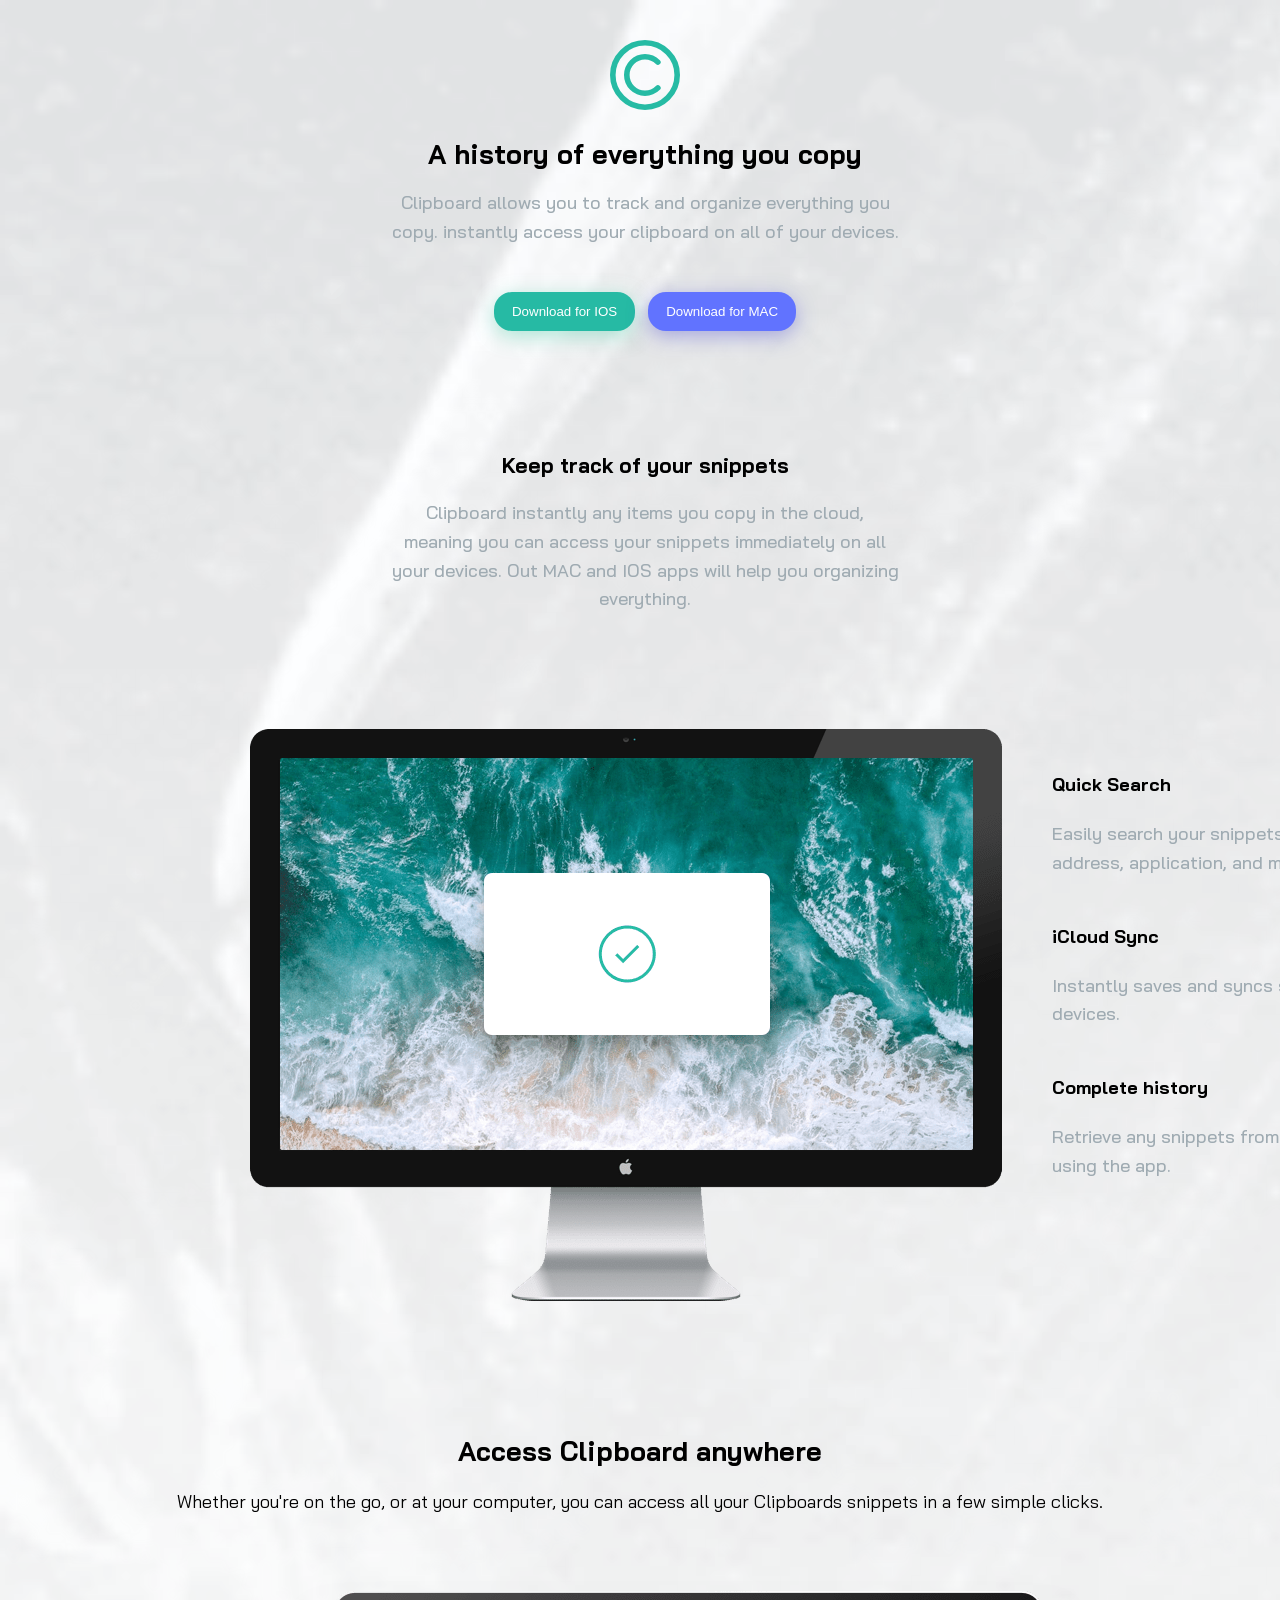
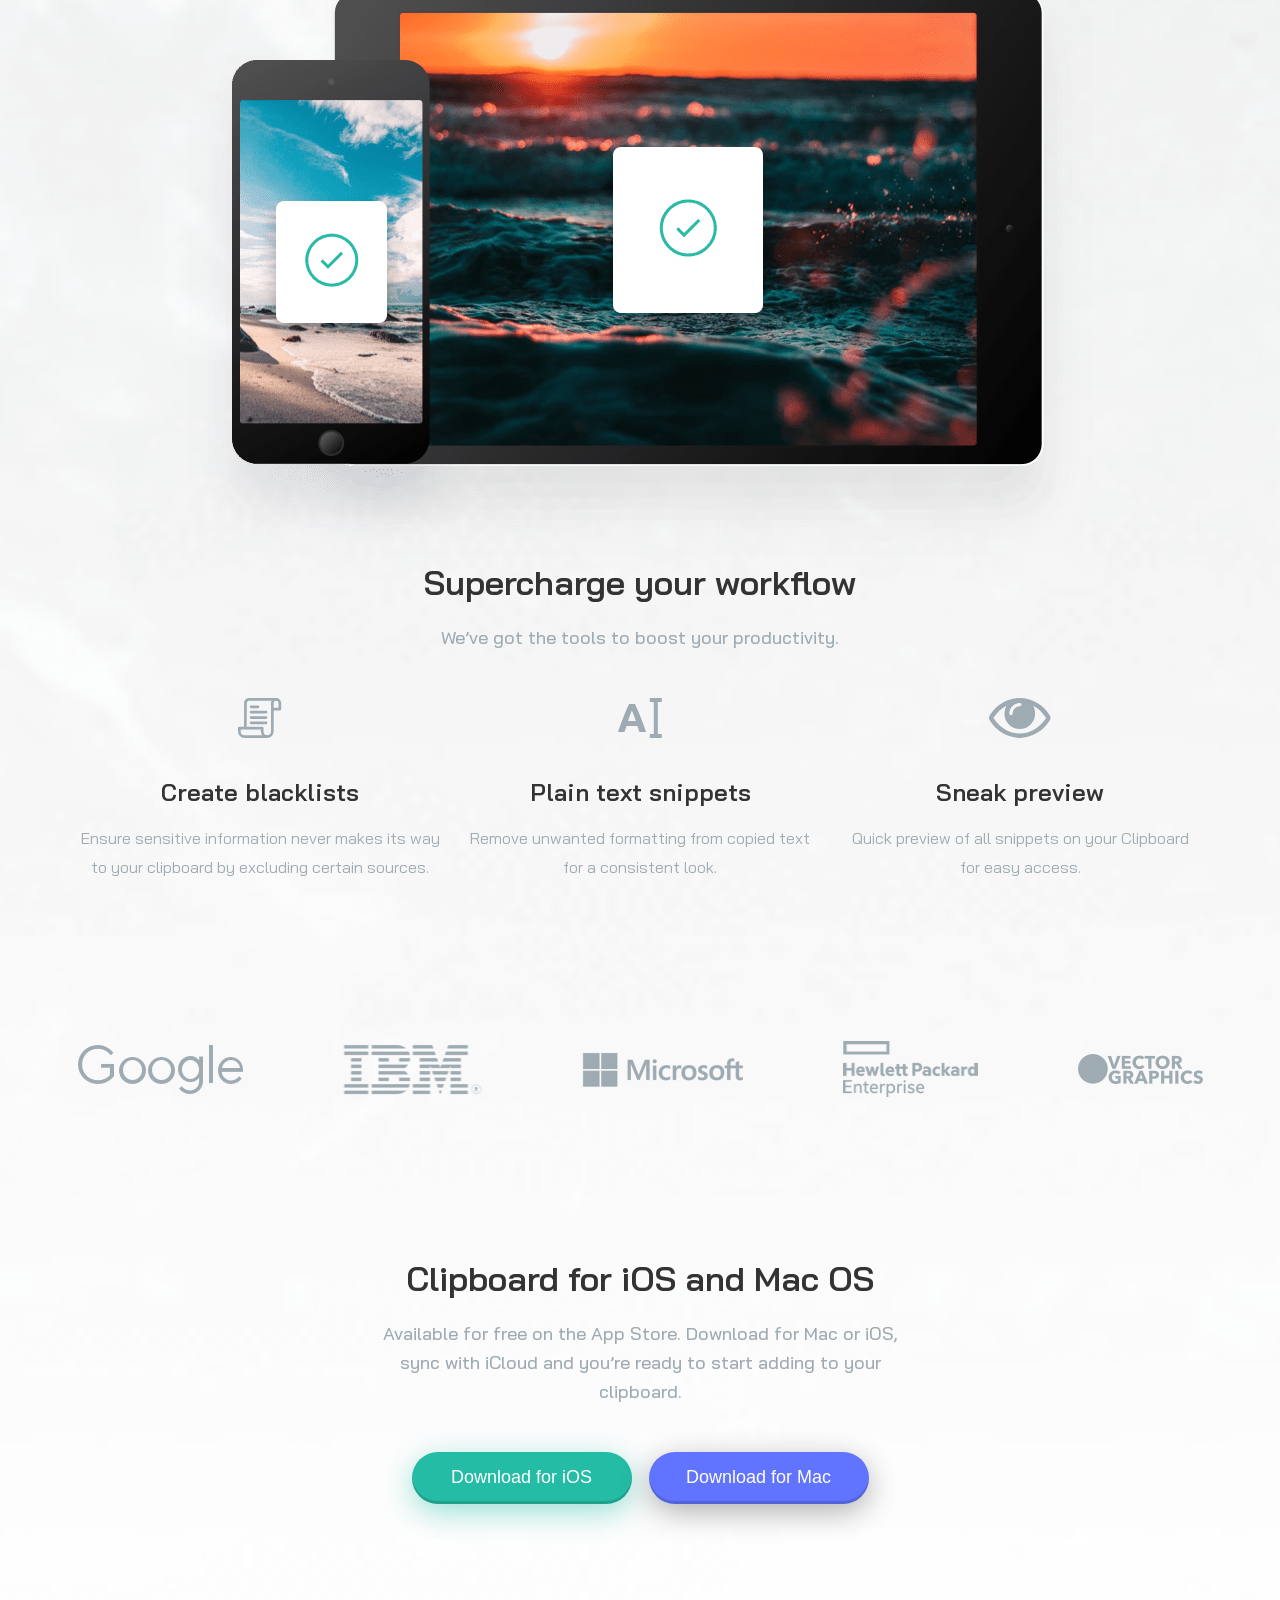
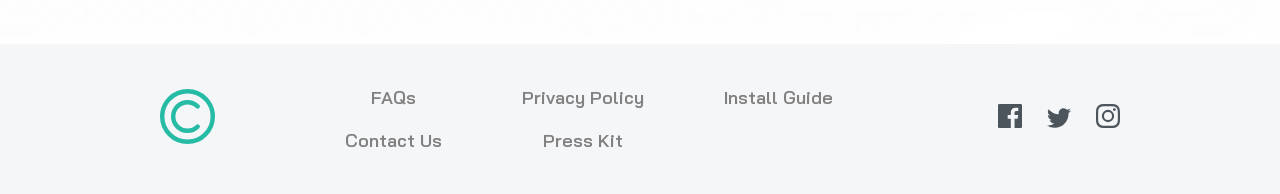
<file: index.html>
<!DOCTYPE html>
<html>
  <head>
    <link rel="stylesheet" href="style.css">

    <link rel="preconnect" href="https://fonts.googleapis.com">
    <link rel="preconnect" href="https://fonts.gstatic.com" crossorigin>
    <link href="https://fonts.googleapis.com/css2?family=Bai+Jamjuree:wght@400;600&display=swap" rel="stylesheet">

    
      
  </head>
  <body>
    <div class="container1">
      <img src="./images/logo.svg" style="width: 70px; padding-top: 40px;">
      <div class="section1">
        <h2 class="title">
          A history of everything you copy
        </h2>
        <p class="clipboard-text">
          Clipboard allows you to track and organize everything you copy. instantly access your clipboard on all of your devices.
        </p>
        <div class="buttons">
          <button class="ios">
          Download for IOS
        </button>
        <button class="mac">
          Download for MAC
        </button>
      </div>  
    </div>

    <div class="section2">
      <h3>
        Keep track of your snippets
      </h3>
      <p class="clipboard-text">
        Clipboard instantly any items you copy in the cloud, meaning you can access your snippets immediately on all your devices. Out MAC and IOS apps will help you organizing everything.
      </p>
    </div>
  </div>

  <div class="container2"> 
    <img class="computer-img" src="./images/image-computer.png">
    <div class="container2-text">

      <div class="container2-box1">
        <h4>
          Quick Search
        </h4>
        <p class="clipboard-text-2">
          Easily search your snippets by content, category, web address, application, and more.
        </p>
      </div>
      
      <div class="container2-box2">
        <h4>
          iCloud Sync
        </h4>
        <P class="clipboard-text-2">
          Instantly saves and syncs snippets across all your devices.
        </P>
      </div>
      
      <div class="container2-box3">
        <h4>
          Complete history
        </h4>
        <p class="clipboard-text-2">
          Retrieve any snippets from the first moment you started using the app.
        </p>
      </div>
    </div>
  </div>

  <div class="container3">
    <h2>Access Clipboard anywhere</h2>
    <p class="container3-text-description">
      Whether you're on the go, or at your computer, you can access all your Clipboards snippets in a few simple clicks.
    </p>

    <img src="./images/image-devices.png" class="device-img">
  </div>
            <div class="clipboard">
            <div class="clipboard-title">Supercharge your workflow</div>
            <div class="clipboard-text">We’ve got the tools to boost your productivity.</div>
        </div>
        <div class="tips">
            <div class="tips-row">
                <img class="tips-icon" src="./images/icon-blacklist.svg">
                <div class="tips-title">Create blacklists</div>
                <div class="tips-text">Ensure sensitive information never makes its way to your clipboard by excluding certain sources.</div>
            </div>
            <div class="tips-row">
                <img class="tips-icon" src="./images/icon-text.svg">
                <div class="tips-title">Plain text snippets</div>
                <div class="tips-text">Remove unwanted formatting from copied text for a consistent look.</div>
            </div>
            <div class="tips-row">
                <img class="tips-icon" src="./images/icon-preview.svg">
                <div class="tips-title">Sneak preview</div>
                <div class="tips-text">Quick preview of all snippets on your Clipboard for easy access.</div>
            </div>
        </div>
        <div class="sponsors">
            <img class="sponsors-icon" src="./images/logo-google.png">
            <img class="sponsors-icon" src="./images/logo-ibm.png">
            <img class="sponsors-icon" src="./images/logo-microsoft.png">
            <img class="sponsors-icon" src="./images/logo-hp.png">
            <img class="sponsors-icon" src="./images/logo-vector-graphics.png">
        </div>
        <div class="clipboard">
            <div class="clipboard-title">Clipboard for iOS and Mac OS</div>
            <div class="clipboard-text">Available for free on the App Store. Download for Mac or iOS, sync with iCloud and you’re ready to start adding to your clipboard.</div>
            <div class="clipboard-button">
                <button class="clipboard-button-ios">Download for iOS</button>
                <button class="clipboard-button-mac">Download for Mac</button>
            </div>
        </div>
        <div class="downer">
            <div class="downer-left">
                <img class="downer-left-icon" src="./images/logo.svg">
            </div>
            <div class="downer-middle">
                <div class="downer-middle-row">
                    <div class="downer-middle-text">FAQs</div>
                    <div class="downer-middle-text">Contact Us</div>
                </div>
                <div class="downer-middle-row">
                    <div class="downer-middle-text">Privacy Policy</div>
                    <div class="downer-middle-text">Press Kit</div>
                </div>
                <div class="downer-middle-row">
                    <div class="downer-middle-text">Install Guide</div>
                </div>
            </div>
            <div class="downer-right">
                <img class="downer-right-icon" src="./images/icon-facebook.svg">
                <img class="downer-right-icon" src="./images/icon-twitter.svg">
                <img class="downer-right-icon" src="./images/icon-instagram.svg">
            </div>
        </div>
    
  </body>
</html>
</file>
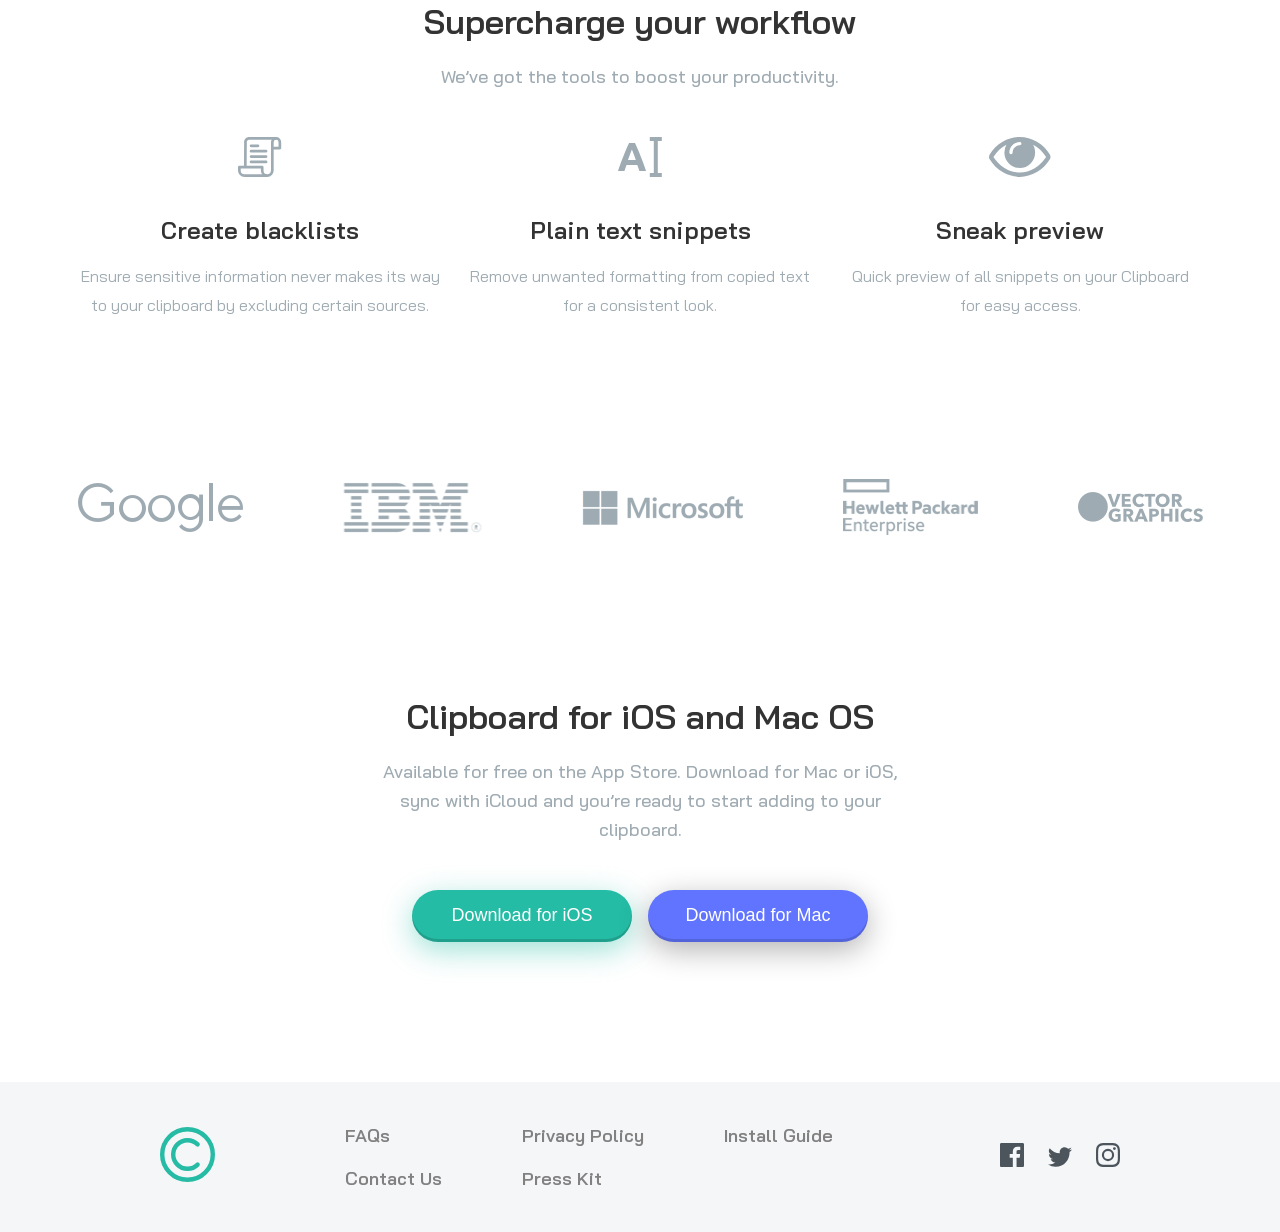
<file: volodymyr/index.html>
<!DOCTYPE html>
<html lang="en">
    <head>
        <link rel="stylesheet" href="/volodymyr/general.css">

        <link rel="preconnect" href="https://fonts.googleapis.com">
        <link rel="preconnect" href="https://fonts.gstatic.com" crossorigin>
        <link href="https://fonts.googleapis.com/css2?family=Bai+Jamjuree:ital,wght@0,200;0,300;0,400;0,500;0,600;0,700;1,200;1,300;1,400;1,500;1,600;1,700&family=Outfit:wght@100..900&family=Red+Hat+Display:ital,wght@0,300..900;1,300..900&family=Roboto:ital@0;1&display=swap" rel="stylesheet">
    </head>
    <body>
        <div class="clipboard">
            <div class="clipboard-title">Supercharge your workflow</div>
            <div class="clipboard-text">We’ve got the tools to boost your productivity.</div>
        </div>
        <div class="tips">
            <div class="tips-row">
                <img class="tips-icon" src="/images/icon-blacklist.svg">
                <div class="tips-title">Create blacklists</div>
                <div class="tips-text">Ensure sensitive information never makes its way to your clipboard by excluding certain sources.</div>
            </div>
            <div class="tips-row">
                <img class="tips-icon" src="/images/icon-text.svg">
                <div class="tips-title">Plain text snippets</div>
                <div class="tips-text">Remove unwanted formatting from copied text for a consistent look.</div>
            </div>
            <div class="tips-row">
                <img class="tips-icon" src="/images/icon-preview.svg">
                <div class="tips-title">Sneak preview</div>
                <div class="tips-text">Quick preview of all snippets on your Clipboard for easy access.</div>
            </div>
        </div>
        <div class="sponsors">
            <img class="sponsors-icon" src="/images/logo-google.png">
            <img class="sponsors-icon" src="/images/logo-ibm.png">
            <img class="sponsors-icon" src="/images/logo-microsoft.png">
            <img class="sponsors-icon" src="/images/logo-hp.png">
            <img class="sponsors-icon" src="/images/logo-vector-graphics.png">
        </div>
        <div class="clipboard">
            <div class="clipboard-title">Clipboard for iOS and Mac OS</div>
            <div class="clipboard-text">Available for free on the App Store. Download for Mac or iOS, sync with iCloud and you’re ready to start adding to your clipboard.</div>
            <div class="clipboard-button">
                <button class="clipboard-button-ios">Download for iOS</button>
                <button class="clipboard-button-mac">Download for Mac</button>
            </div>
        </div>
        <div class="downer">
            <div class="downer-left">
                <img class="downer-left-icon" src="/images/logo.svg">
            </div>
            <div class="downer-middle">
                <div class="downer-middle-row">
                    <div class="downer-middle-text">FAQs</div>
                    <div class="downer-middle-text">Contact Us</div>
                </div>
                <div class="downer-middle-row">
                    <div class="downer-middle-text">Privacy Policy</div>
                    <div class="downer-middle-text">Press Kit</div>
                </div>
                <div class="downer-middle-row">
                    <div class="downer-middle-text">Install Guide</div>
                </div>
            </div>
            <div class="downer-right">
                <img class="downer-right-icon" src="/images/icon-facebook.svg">
                <img class="downer-right-icon" src="/images/icon-twitter.svg">
                <img class="downer-right-icon" src="/images/icon-instagram.svg">
            </div>
        </div>
    </body>
</html>
</file>
<file: style.css>
body {
    margin: 0;
    display: flex;
    flex-direction: column;

    font-size: 18px;
    font-family: 'bai jamjuree';

    background-image: url(images/bg-header-desktop.png);
    background-repeat: no-repeat;
    background-position: top center;
    background-size: cover;



    justify-content: center;
    text-align: center;

}


.container1 {
    margin: 0;
    align-items: center;
    padding-left: 10px;
}


.section1 {
    text-align: center;
    margin-top: 20px;
}

.title {
    margin-bottom: 10px;
}

.buttons {
    margin-top: 25px;
    padding-bottom: 100px;
}

.ios {
    border: none;
    border-radius: 18px;
    padding-top: 12px;
    padding-bottom: 12px;
    padding-left: 18px;
    padding-right: 18px;
    margin-right: 8px;
    background-color: hsl(171, 66%, 44%);
    color: white;
    box-shadow: 0px 5px 20px rgba(100, 211, 179, 0.5);
}

.ios:hover {
    cursor: pointer;
}

.mac {
    border: none;
    border-radius: 18px;
    padding-top: 12px;
    padding-bottom: 12px;
    padding-left: 18px;
    padding-right: 18px;
    background-color: hsl(233, 100%, 69%);
    color: white;
    box-shadow: 0px 5px 20px rgba(100, 102, 211, 0.5);
}

.mac:hover {
    cursor: pointer;
}

.computer-img {
    margin-left: 250px;
}

.container2 {
    display: flex;
    padding-top: 70px;
    gap: 50px;
}

.container2-text {
    text-align: left;
    margin-top: 20px;

}

.container2-box1,
.container2-box2,
.container2-box3 {
    padding-bottom: 5px;
    width: 500px;
}

.container3 {
    padding-top: 110px;

}


.device-img {
    padding-top: 50px;
}

.tips {
    display: flex;
    justify-content: center;
    flex-direction: row;
    gap: 20px;
    align-items: flex-start;
    text-align: center;
    margin-bottom: 160px;
}

.tips-row {
    width: 360px;
}

.tips-title {
    margin-top: 34px;
    font-size: 24px;
    font-weight: 600;
    color: rgb(51, 51, 51);
}

.tips-text {
    margin-top: 17px;
    font-size: 16px;
    font-weight: 400;
    color: hsl(201, 11%, 66%);
    line-height: 1.8;
}

.tips-icon {
    height: 40px;
}

.sponsors {
    display: flex;
    justify-content: center;
    flex-direction: row;
    gap: 100px;
    align-items: center;
    text-align: center;
    margin-bottom: 160px;
}

.clipboard {
    text-align: center;
}

.clipboard-title {
    font-size: 34px;
    font-weight: 600;
    color: rgb(51, 51, 51);
    margin-bottom: 20px;
}

.clipboard-text {
    font-size: 18px;
    font-weight: 500;
    color: hsl(201, 11%, 66%);
    line-height: 1.6;
    margin-bottom: 45px;
    margin-left: 380px;
    margin-right: 380px;
}

.clipboard-button-ios,
.clipboard-button-mac {
    font-size: 18px;
    font-weight: 500;
    color: hsl(0, 0%, 100%);
    width: 220px;
    height: 52px;
    border: none;
    border-radius: 26px;
    margin-bottom: 140px;
}

.clipboard-button-ios {
    background-color: rgb(36, 188, 165);
    box-shadow:
        inset 0 -3px 0 rgba(0, 0, 0, 0.15),
        0px 8px 30px rgba(36, 188, 165, 0.45);
    margin-right: 6px;
}

.clipboard-button-mac {
    background-color: rgb(97, 116, 255);
    box-shadow:
        inset 0 -3px 0 rgba(0, 0, 0, 0.15),
        0px 8px 30px rgba(0, 0, 0, 0.3);
    margin-left: 6px;
}

.clipboard-button-ios:hover,
.clipboard-button-mac:hover {
    opacity: 0.8;
}

/*This secion creates Flex layout*/
.downer {
    display: flex;
    flex-direction: row;
    align-items: center;
    height: 150px;
    background-color: rgba(245, 246, 248);
}

.downer-left {
    margin-left: 160px;
}

.downer-left-icon {
    width: 55px;
}

.downer-middle {
    display: flex;
    gap: 80px;
    margin-left: 130px;
}

.downer-middle-row {
    font-size: 18px;
    font-weight: 600;
    color: rgb(129, 129, 129)
}

.downer-middle-text {
    margin-bottom: 20px;
    margin-top: 20px;
}

.downer-middle-text:hover {
    color: hsl(171, 66%, 44%);
    cursor: pointer;
}

.downer-right {
    margin-right: 160px;
    margin-left: auto;
}

.downer-right-icon {
    margin-left: 20px;
}

.downer-right-icon:hover {
    filter: invert(56%) sepia(78%) saturate(520%) hue-rotate(135deg) brightness(92%) contrast(92%);
    cursor: pointer;
}

.clipboard-text-2 {
    font-size: 18px;
    font-weight: 500;
    color: hsl(201, 11%, 66%);
    line-height: 1.6;
}

@media (max-width: 1200px) {
    .clipboard-text {
        margin-left: 50px;
        margin-right: 50px;
    }

    .computer-img {
        margin-left: 20px;
        height: 50%;
        width: 50%;
    }

    .container2-box1,
    .container2-box2,
    .container2-box3,
    .container2-box1,
    .container2-box2,
    .container2-box3 {
        width: 180px;
    }

    .device-img {
        padding-top: 50px;
        height: 250px;
    }

    .container2 {
        flex-direction: column;
        align-items: center;
        text-align: center;
        gap: 30px;
    }

    .sponsors {
        gap: 20px;
    }

    .sponsors-icon {
        width: 80px;
    }

    .downer-left {
        margin-left: 10px;
    }

    .downer-middle {
        gap: 10px;
        margin-left: 10px;
    }

    .downer-right {
        margin-right: 10px;
    }
}
</file>
<file: volodymyr/general.css>
body {
    margin: 0;
    font-family: Bai Jamjuree, Arial;
}

.tips {
    display: flex;
    justify-content: center;
    flex-direction: row;
    gap: 20px;
    align-items: flex-start;
    text-align: center;
    margin-bottom: 160px;
}
    .tips-row {
        width: 360px;
    }
    .tips-title {
        margin-top: 34px;
        font-size: 24px;
        font-weight: 600;
        color: rgb(51, 51, 51);
    }
    .tips-text{
        margin-top: 17px;
        font-size: 16px;
        font-weight: 400;
        color: hsl(201, 11%, 66%);
        line-height: 1.8;
    }
    .tips-icon {
        height: 40px;
    }

.sponsors {
    display: flex;
    justify-content: center;
    flex-direction: row;
    gap: 100px;
    align-items: center;
    text-align: center;
    margin-bottom: 160px;
}

.clipboard {
    text-align: center;
}
    .clipboard-title {
        font-size: 34px;
        font-weight: 600;
        color: rgb(51, 51, 51);
        margin-bottom: 20px;
    }
    .clipboard-text {
        font-size: 18px;
        font-weight: 500;
        color: hsl(201, 11%, 66%);
        line-height: 1.6;
        margin-bottom: 45px;
        margin-left: 380px;
        margin-right: 380px;
    }
        @media (max-width: 1200px) {
        .clipboard-text {
            margin-left: 50px;
            margin-right: 50px;
        }
    }
    .clipboard-button-ios, .clipboard-button-mac {
        font-size: 18px;
        font-weight: 500;
        color: hsl(0, 0%, 100%);
        width: 220px;
        height: 52px;
        border: none;
        border-radius: 26px;
        margin-bottom: 140px;
    }
        .clipboard-button-ios {
            background-color: rgb(36, 188, 165);
            box-shadow: 
                inset 0 -3px 0 rgba(0, 0, 0, 0.15),
                0px 8px 30px rgba(36, 188, 165, 0.45);
            margin-right: 6px;
        }
        .clipboard-button-mac {
            background-color: rgb(97, 116, 255);
            box-shadow: 
                inset 0 -3px 0 rgba(0, 0, 0, 0.15),
                0px 8px 30px rgba(0, 0, 0, 0.3);
            margin-left: 6px;
        }
            .clipboard-button-ios:hover, .clipboard-button-mac:hover {
                opacity: 0.8;
            }

.downer {
    display: flex;
    flex-direction: row;
    align-items: center;
    height: 150px;
    background-color: rgba(245, 246, 248);
}
    .downer-left {
        margin-left: 160px;
    }
        .downer-left-icon {
            width: 55px;
        }
    .downer-middle {
        display: flex;
        gap: 80px;
        margin-left: 130px;
    }
        .downer-middle-row {
            font-size: 18px;
            font-weight: 600;
            color: rgb(129, 129, 129)
        }
            .downer-middle-text {
                margin-bottom: 20px;
                margin-top: 20px;
            }
                .downer-middle-text:hover {
                    color: hsl(171, 66%, 44%);
                    cursor: pointer;
                }
    .downer-right {
        margin-right: 160px;
        margin-left: auto;
    }
        .downer-right-icon {
            margin-left: 20px;
        }
            .downer-right-icon:hover {
                filter: invert(56%) sepia(78%) saturate(520%) hue-rotate(135deg) brightness(92%) contrast(92%);
                cursor: pointer;
            }
</file>
